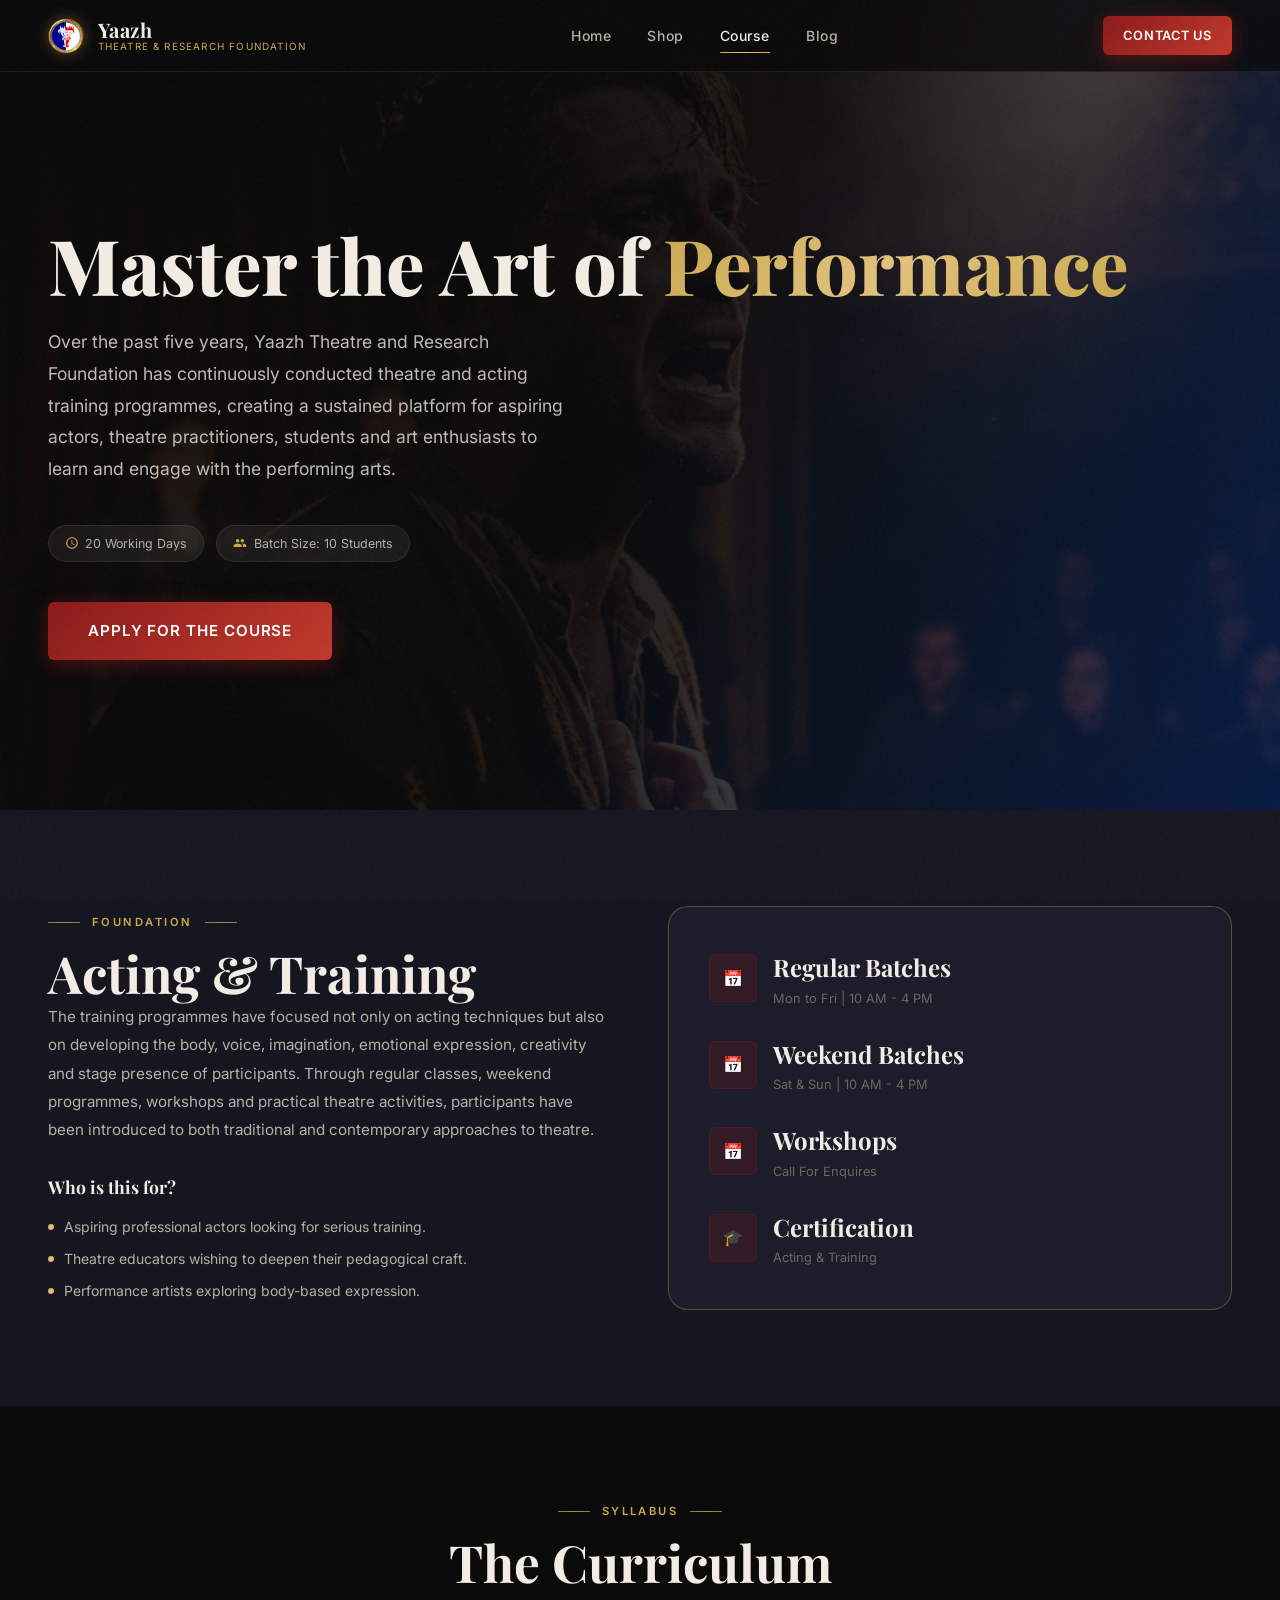
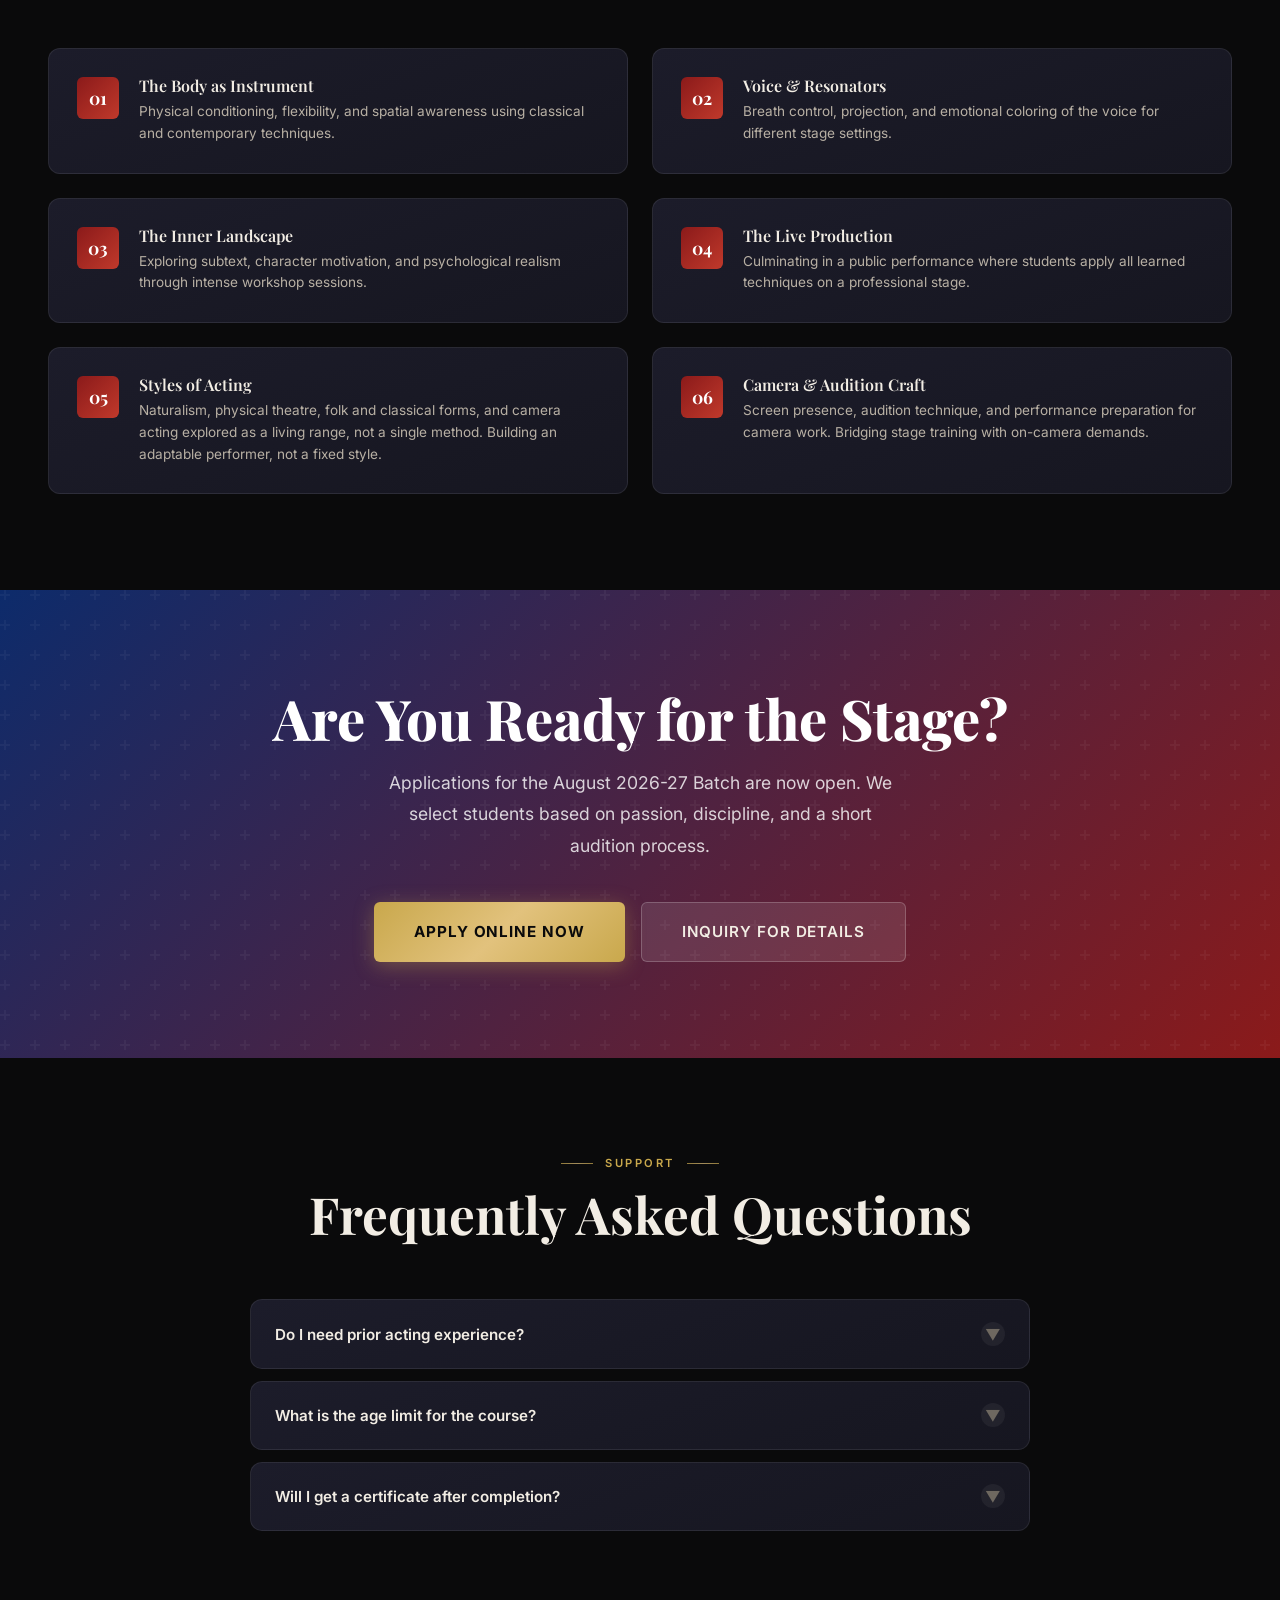
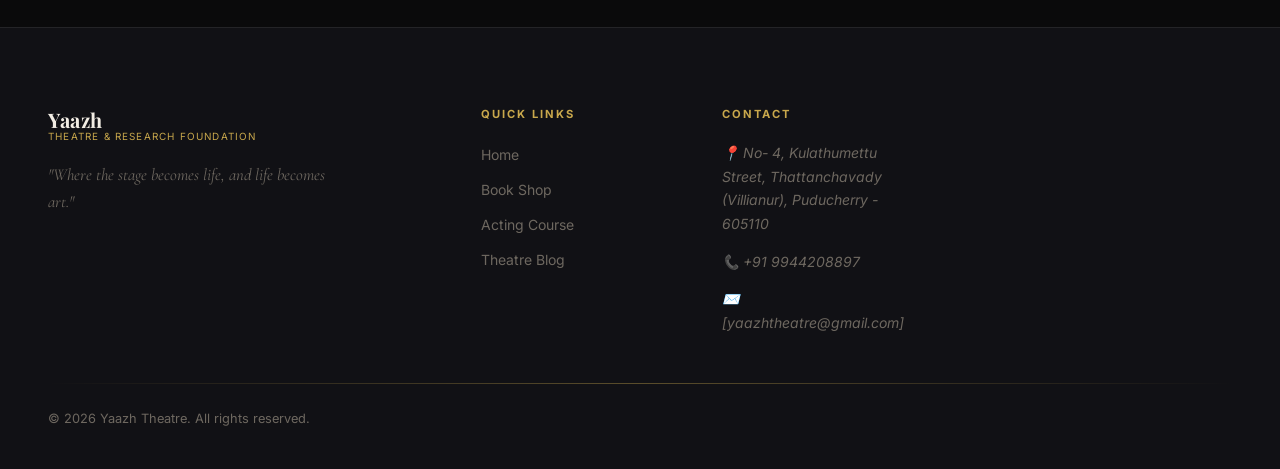
<file: pages/course.html>
<!DOCTYPE html>
<html lang="en">

<head>
  <meta charset="UTF-8">
  <meta name="viewport" content="width=device-width, initial-scale=1.0">
  <title>Professional Acting Course | Yaazh Theatre Academy</title>
  <meta name="description"
    content="Enroll in our professional acting program. A research-backed curriculum focusing on voice, movement, and dramatic expression.">

  <!-- Favicon -->
  <link rel="icon" type="image/png" href="../assets/images/favicon.png">
  <link rel="shortcut icon" href="../favicon.ico">
  <link rel="apple-touch-icon" href="../assets/images/favicon.png">

  <!-- Core Styles -->
  <link rel="stylesheet" href="../styles/main.css">
  <link rel="stylesheet" href="../styles/header.css">
  <link rel="stylesheet" href="../styles/footer.css">
  <link rel="stylesheet" href="../styles/pages.css">
</head>

<body data-page="course" class="noise-overlay page-fade">

  <!-- ============================================================
       HEADER
       ============================================================ -->
  <header id="site-header" class="site-header" role="banner">
    <div class="header-inner container">
      <a href="../index.html" class="logo" aria-label="Yaazh Theatre Home">
        <div class="logo-icon" aria-hidden="true">
          <img src="../assets/images/Yaazh_Logo.png" alt="Yaazh Logo" width="36" height="36"
            style="object-fit: contain;">
        </div>
        <div class="logo-text">
          <span class="logo-name">Yaazh</span>
          <span class="logo-sub">Theatre &amp; Research Foundation</span>
        </div>
      </a>

      <nav class="primary-nav" id="primary-nav">
        <ul class="nav-list">
          <li><a href="../index.html" class="nav-link" data-page="home">Home</a></li>
          <li><a href="shop.html" class="nav-link" data-page="shop">Shop</a></li>
          <li><a href="course.html" class="nav-link active" data-page="course">Course</a></li>
          <li><a href="blog.html" class="nav-link" data-page="blog">Blog</a></li>
        </ul>
      </nav>

      <div class="header-actions">
        <a href="#contact" class="btn btn-primary btn-contact">Contact Us</a>
        <button class="hamburger" id="hamburger-btn" aria-label="Menu"><span class="ham-bar"></span><span
            class="ham-bar"></span><span class="ham-bar"></span></button>
      </div>
    </div>

    <!-- Mobile Drawer -->
    <div class="mobile-drawer" id="mobile-drawer" aria-hidden="true">
      <nav aria-label="Mobile navigation">
        <ul class="mobile-nav-list">
          <li><a href="../index.html" class="mobile-nav-link">Home</a></li>
          <li><a href="shop.html" class="mobile-nav-link">Shop</a></li>
          <li><a href="course.html" class="mobile-nav-link active">Course</a></li>
          <li><a href="blog.html" class="mobile-nav-link">Blog</a></li>
        </ul>
      </nav>
    </div>
  </header>

  <main>
    <!-- ============================================================
         COURSE HERO
         ============================================================ -->
    <section class="course-hero">
      <div class="course-hero-bg">
        <img src="../assets/images/course-hero.png" alt="Actor in performance">
      </div>
      <div class="course-hero-overlay"></div>
      <div class="container">
        <h1 class="course-hero-title">Master the Art of <span>Performance</span></h1>
        <p class="course-hero-subtitle">Over the past five years, Yaazh Theatre and Research Foundation has continuously
          conducted theatre and acting training programmes, creating a sustained platform for aspiring actors, theatre
          practitioners, students and art enthusiasts to learn and engage with the performing arts.</p>

        <div class="course-hero-badges">
          <div class="course-badge">
            <svg width="14" height="14" fill="currentColor" viewBox="0 0 24 24">
              <path
                d="M12 2C6.48 2 2 6.48 2 12s4.48 10 10 10 10-4.48 10-10S17.52 2 12 2zm0 18c-4.41 0-8-3.59-8-8s3.59-8 8-8 8 3.59 8 8-3.59 8-8 8zm.5-13H11v6l5.25 3.15.75-1.23-4.5-2.67z" />
            </svg>
            20 Working Days
          </div>
          <div class="course-badge">
            <svg width="14" height="14" fill="currentColor" viewBox="0 0 24 24">
              <path
                d="M16 11c1.66 0 2.99-1.34 2.99-3S17.66 5 16 5s-3 1.34-3 3 1.34 3 3 3zm-8 0c1.66 0 2.99-1.34 2.99-3S9.66 5 8 5 5 6.34 5 8s1.34 3 3 3zm0 2c-2.33 0-7 1.17-7 3.5V19h14v-2.5c0-2.33-4.67-3.5-7-3.5zm8 0c-.29 0-.62.02-.97.05 1.16.84 1.97 1.97 1.97 3.45V19h6v-2.5c0-2.33-4.67-3.5-7-3.5z" />
            </svg>
            Batch Size: 10 Students
          </div>
        </div>

        <div style="margin-top: 2.5rem;">
          <a href="https://forms.gle/TiehWSm5KMDvd6zz7" target="_blank" rel="noopener noreferrer" class="btn btn-primary btn-lg">Apply for the Course</a>
        </div>
      </div>
    </section>

    <!-- ============================================================
         OVERVIEW
         ============================================================ -->
    <section class="py-section course-overview-section">
      <div class="container">
        <div class="overview-grid">
          <div class="overview-text reveal">
            <span class="section-label">Foundation</span>
            <h2 class="section-title">Acting & Training</h2>
            <p>The training programmes have focused not only on acting techniques but also on developing the body,
              voice, imagination, emotional expression, creativity and stage presence of participants. Through regular
              classes, weekend programmes, workshops and practical theatre activities, participants have been introduced
              to both traditional and contemporary approaches to theatre.</p>

            <div class="who-its-for">
              <h4>Who is this for?</h4>
              <ul class="who-list">
                <li class="who-item">Aspiring professional actors looking for serious training.</li>
                <li class="who-item">Theatre educators wishing to deepen their pedagogical craft.</li>
                <li class="who-item">Performance artists exploring body-based expression.</li>
              </ul>
            </div>
          </div>

          <div class="overview-stats-panel reveal delay-1">
            <div class="overview-stat-item">
              <div class="overview-stat-icon">📅</div>
              <div>
                <div class="overview-stat-val">Regular Batches</div>
                <div class="overview-stat-lbl">Mon to Fri | 10 AM - 4 PM</div>
              </div>
            </div>
            <div class="overview-stat-item">
              <div class="overview-stat-icon">📅</div>
              <div>
                <div class="overview-stat-val">Weekend Batches</div>
                <div class="overview-stat-lbl">Sat & Sun | 10 AM - 4 PM</div>
              </div>
            </div>
            <div class="overview-stat-item">
              <div class="overview-stat-icon">📅</div>
              <div>
                <div class="overview-stat-val">Workshops</div>
                <div class="overview-stat-lbl">Call For Enquires</div>
              </div>
            </div>
            <div class="overview-stat-item">
              <div class="overview-stat-icon">🎓</div>
              <div>
                <div class="overview-stat-val">Certification</div>
                <div class="overview-stat-lbl">Acting & Training</div>
              </div>
            </div>
          </div>
        </div>
      </div>
    </section>

    <!-- ============================================================
         PROGRAM STRUCTURE
         ============================================================ -->
    <section class="py-section curriculum-section">
      <div class="container">
        <div class="section-header centered">
          <span class="section-label">Syllabus</span>
          <h2 class="section-title">The Curriculum</h2>
        </div>

        <div class="grid-2" style="gap: 1.5rem;">
          <div class="module-card reveal">
            <div class="module-num">01</div>
            <div>
              <h3 class="module-title">The Body as Instrument</h3>
              <p class="module-desc">Physical conditioning, flexibility, and spatial awareness using classical and
                contemporary techniques.</p>
            </div>
          </div>
          <div class="module-card reveal delay-1">
            <div class="module-num">02</div>
            <div>
              <h3 class="module-title">Voice & Resonators</h3>
              <p class="module-desc">Breath control, projection, and emotional coloring of the voice for different stage
                settings.</p>
            </div>
          </div>
          <div class="module-card reveal">
            <div class="module-num">03</div>
            <div>
              <h3 class="module-title">The Inner Landscape</h3>
              <p class="module-desc">Exploring subtext, character motivation, and psychological realism through intense
                workshop sessions.</p>
            </div>
          </div>
          <div class="module-card reveal delay-1">
            <div class="module-num">04</div>
            <div>
              <h3 class="module-title">The Live Production</h3>
              <p class="module-desc">Culminating in a public performance where students apply all learned techniques on
                a professional stage.</p>
            </div>
          </div>
          <div class="module-card reveal delay-1">
            <div class="module-num">05</div>
            <div>
              <h3 class="module-title">Styles of Acting</h3>
              <p class="module-desc">Naturalism, physical theatre, folk and classical forms, and camera acting
                explored as a living range, not a single method. Building an adaptable performer, not a fixed style.</p>
            </div>
          </div>
          <div class="module-card reveal delay-1">
            <div class="module-num">06</div>
            <div>
              <h3 class="module-title">Camera & Audition Craft</h3>
              <p class="module-desc">Screen presence, audition technique, and performance preparation for camera work.
                Bridging stage training with on-camera demands.</p>
            </div>
          </div>
        </div>
      </div>
    </section>

    <!-- ============================================================
         JOIN CTA
         ============================================================ -->
    <section class="join-cta-section" id="join">
      <div class="container">
        <h2 class="join-cta-title">Are You Ready for the Stage?</h2>
        <p class="join-cta-subtitle">Applications for the August 2026-27 Batch are now open. We select students based on
          passion, discipline, and a short audition process.</p>
        <div class="join-cta-actions">
          <a href="https://forms.gle/TiehWSm5KMDvd6zz7" target="_blank" rel="noopener noreferrer" class="btn btn-gold btn-lg">Apply Online Now</a>
          <a href="https://forms.gle/TiehWSm5KMDvd6zz7" target="_blank" rel="noopener noreferrer" class="btn btn-secondary btn-lg"
            style="background:rgba(255,255,255,0.1); border-color:rgba(255,255,255,0.2);">Inquiry for Details</a>
        </div>
      </div>
    </section>

    <!-- ============================================================
         FAQ
         ============================================================ -->
    <section class="py-section faq-section">
      <div class="container">
        <div class="section-header centered">
          <span class="section-label">Support</span>
          <h2 class="section-title">Frequently Asked Questions</h2>
        </div>

        <div class="faq-list">
          <div class="faq-item reveal">
            <button class="faq-question" aria-expanded="false">
              Do I need prior acting experience?
              <span class="faq-chevron">▼</span>
            </button>
            <div class="faq-answer">
              <div class="faq-answer-inner">
                No, our foundation module is designed to build skills from the ground up. We look for potential and
                commitment rather than previous training.
              </div>
            </div>
          </div>

          <div class="faq-item reveal delay-1">
            <button class="faq-question" aria-expanded="false">
              What is the age limit for the course?
              <span class="faq-chevron">▼</span>
            </button>
            <div class="faq-answer">
              <div class="faq-answer-inner">
                Our main diploma program is open to anyone above 15 years of age. We have had students from 18 to 60+ as
                theatre is a lifelong journey.
              </div>
            </div>
          </div>

          <div class="faq-item reveal delay-2">
            <button class="faq-question" aria-expanded="false">
              Will I get a certificate after completion?
              <span class="faq-chevron">▼</span>
            </button>
            <div class="faq-answer">
              <div class="faq-answer-inner">
                Yes, all students who successfully complete the modules and the final production receive a Professional
                Acting from Yaazh Theatre & Research Foundation.
              </div>
            </div>
          </div>
        </div>
      </div>
    </section>
  </main>

  <footer class="site-footer" id="contact" role="contentinfo">
    <div class="container">
      <div class="footer-top">
        <div class="footer-brand">
          <a href="../index.html" class="logo footer-logo">
            <div class="logo-text">
              <span class="logo-name">Yaazh</span>
              <span class="logo-sub">Theatre &amp; Research Foundation</span>
            </div>
          </a>
          <p class="footer-tagline font-literary">"Where the stage becomes life, and life becomes art."</p>
        </div>
        <div class="footer-col">
          <h3 class="footer-col-title">Quick Links</h3>
          <ul class="footer-links">
            <li><a href="../index.html" class="footer-link">Home</a></li>
            <li><a href="shop.html" class="footer-link">Book Shop</a></li>
            <li><a href="course.html" class="footer-link">Acting Course</a></li>
            <li><a href="blog.html" class="footer-link">Theatre Blog</a></li>
          </ul>
        </div>
        <div class="footer-col">
          <h3 class="footer-col-title">Contact</h3>
          <address class="footer-contact">
            <div class="contact-item">📍 No- 4, Kulathumettu Street,
              Thattanchavady (Villianur), Puducherry - 605110</div>
            <div class="contact-item">📞 +91 9944208897</div>
            <div class="contact-item">✉️ [yaazhtheatre@gmail.com]</div>
          </address>
        </div>
      </div>
      <hr class="gold-rule footer-rule">
      <div class="footer-bottom">
        <p class="footer-copy">&copy; <span id="footer-year">2026</span> Yaazh Theatre. All rights reserved.</p>
      </div>
    </div>
  </footer>

  <script src="../scripts/main.js"></script>
</body>

</html>
</file>
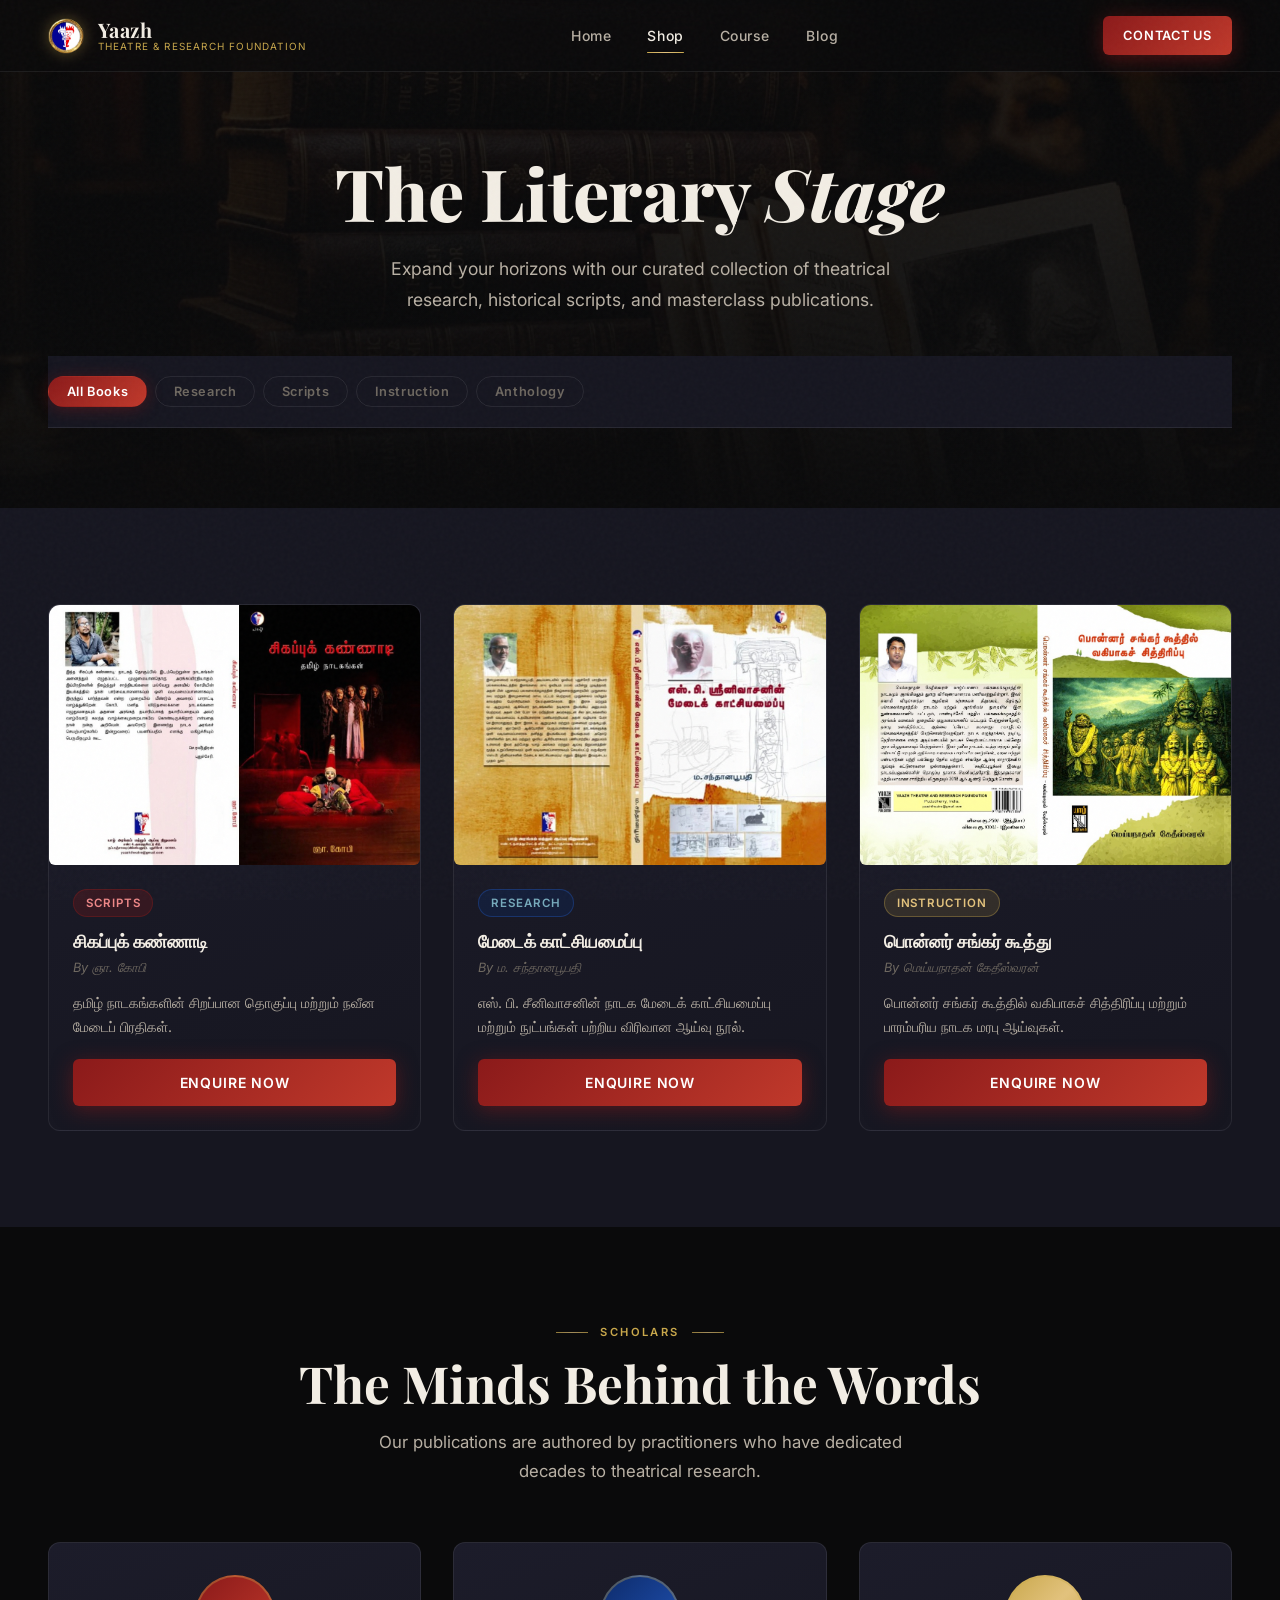
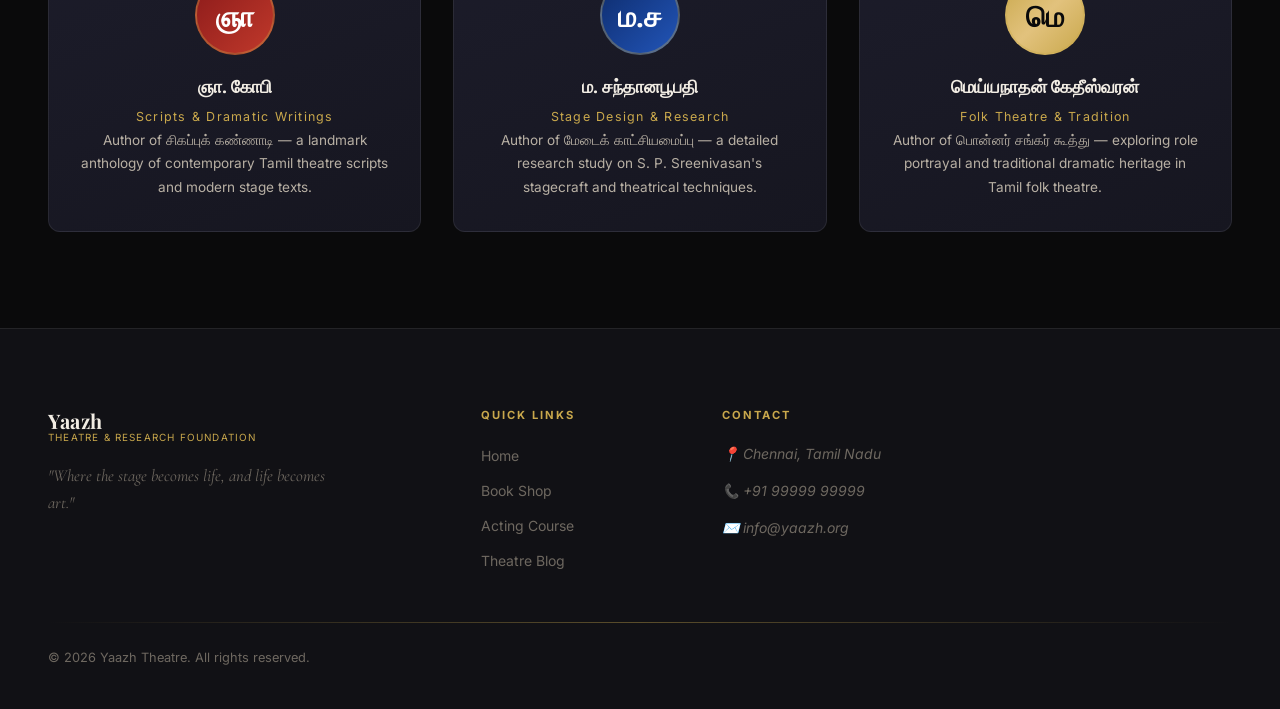
<file: pages/shop.html>
<!DOCTYPE html>
<html lang="en">
<head>
  <meta charset="UTF-8">
  <meta name="viewport" content="width=device-width, initial-scale=1.0">
  <title>The Book Shop | Yaazh Theatre & Research Foundation</title>
  <meta name="description" content="Explore our curated collection of theatre books, research papers, and scripts focused on dramatic arts and performance studies.">

  <!-- Favicon -->
  <link rel="icon" type="image/png" href="../assets/images/favicon.png">
  <link rel="shortcut icon" href="../favicon.ico">
  <link rel="apple-touch-icon" href="../assets/images/favicon.png">

  <!-- Core Styles -->
  <link rel="stylesheet" href="../styles/main.css">
  <link rel="stylesheet" href="../styles/header.css">
  <link rel="stylesheet" href="../styles/footer.css">
  <link rel="stylesheet" href="../styles/pages.css">
</head>
<body data-page="shop" class="noise-overlay page-fade">

  <!-- ============================================================
       HEADER
       ============================================================ -->
  <header id="site-header" class="site-header" role="banner">
    <div class="header-inner container">
      <a href="../index.html" class="logo" aria-label="Yaazh Theatre Home">
        <div class="logo-icon" aria-hidden="true">
          <img src="../assets/images/Yaazh_Logo.png" alt="Yaazh Logo" width="36" height="36" style="object-fit: contain;">
        </div>
        <div class="logo-text">
          <span class="logo-name">Yaazh</span>
          <span class="logo-sub">Theatre &amp; Research Foundation</span>
        </div>
      </a>

      <nav class="primary-nav" id="primary-nav">
        <ul class="nav-list">
          <li><a href="../index.html" class="nav-link" data-page="home">Home</a></li>
          <li><a href="shop.html" class="nav-link active" data-page="shop">Shop</a></li>
          <li><a href="course.html" class="nav-link" data-page="course">Course</a></li>
          <li><a href="blog.html" class="nav-link" data-page="blog">Blog</a></li>
        </ul>
      </nav>

      <div class="header-actions">
        <a href="#contact" class="btn btn-primary btn-contact">Contact Us</a>
        <button class="hamburger" id="hamburger-btn" aria-label="Menu"><span class="ham-bar"></span><span class="ham-bar"></span><span class="ham-bar"></span></button>
      </div>
    </div>
    
    <!-- Mobile Drawer -->
    <div class="mobile-drawer" id="mobile-drawer" aria-hidden="true">
      <nav aria-label="Mobile navigation">
        <ul class="mobile-nav-list">
          <li><a href="../index.html" class="mobile-nav-link">Home</a></li>
          <li><a href="shop.html" class="mobile-nav-link active">Shop</a></li>
          <li><a href="course.html" class="mobile-nav-link">Course</a></li>
          <li><a href="blog.html" class="mobile-nav-link">Blog</a></li>
        </ul>
      </nav>
    </div>
  </header>

  <main>
    <!-- ============================================================
         SHOP HERO
         ============================================================ -->
    <section class="shop-hero">
      <div class="shop-hero-bg">
        <img src="../assets/images/books-hero.png" alt="Theatre Books Collection">
      </div>
      <div class="shop-hero-overlay"></div>
      <div class="container">
        <h1 class="shop-hero-title">The Literary <em>Stage</em></h1>
        <p class="shop-hero-subtitle">Expand your horizons with our curated collection of theatrical research, historical scripts, and masterclass publications.</p>
        
        <!-- Filter Tabs -->
        <div class="filter-tabs-wrap">
          <div class="filter-tabs">
            <button class="filter-tab active" data-filter="all">All Books</button>
            <button class="filter-tab" data-filter="research">Research</button>
            <button class="filter-tab" data-filter="scripts">Scripts</button>
            <button class="filter-tab" data-filter="instruction">Instruction</button>
            <button class="filter-tab" data-filter="anthology">Anthology</button>
          </div>
        </div>
      </div>
    </section>

    <!-- ============================================================
         BOOKS GRID
         ============================================================ -->
    <section class="shop-books-section py-section">
      <div class="container">
        <div class="grid-3">
          <!-- Book 1 -->
          <div class="shop-book-card reveal" data-category="scripts">
            <div class="shop-book-cover">
              <img src="../assets/images/book1.jpg" alt="சிகப்புக் கண்ணாடி - தமிழ் நாடகங்கள்" loading="lazy" style="width:100%;height:100%;object-fit:cover;border-radius:var(--radius-sm);">
            </div>
            <div class="shop-book-info">
              <span class="badge badge-red" style="align-self: flex-start; margin-bottom: 0.75rem;">Scripts</span>
              <h3 class="shop-book-title">சிகப்புக் கண்ணாடி</h3>
              <p class="shop-book-author">By ஞா. கோபி</p>
              <p class="shop-book-desc">தமிழ் நாடகங்களின் சிறப்பான தொகுப்பு மற்றும் நவீன மேடைப் பிரதிகள்.</p>
              <div class="shop-book-footer">
                <a href="#contact" class="btn btn-primary" style="width:100%;justify-content:center;">Enquire Now</a>
              </div>
            </div>
          </div>

          <!-- Book 2 -->
          <div class="shop-book-card reveal delay-1" data-category="research">
            <div class="shop-book-cover">
              <img src="../assets/images/book2.jpg" alt="எஸ். பி. சீனிவாசனின் மேடைக் காட்சியமைப்பு" loading="lazy" style="width:100%;height:100%;object-fit:cover;border-radius:var(--radius-sm);">
            </div>
            <div class="shop-book-info">
              <span class="badge badge-blue" style="align-self: flex-start; margin-bottom: 0.75rem;">Research</span>
              <h3 class="shop-book-title">மேடைக் காட்சியமைப்பு</h3>
              <p class="shop-book-author">By ம. சந்தானபூபதி</p>
              <p class="shop-book-desc">எஸ். பி. சீனிவாசனின் நாடக மேடைக் காட்சியமைப்பு மற்றும் நுட்பங்கள் பற்றிய விரிவான ஆய்வு நூல்.</p>
              <div class="shop-book-footer">
                <a href="#contact" class="btn btn-primary" style="width:100%;justify-content:center;">Enquire Now</a>
              </div>
            </div>
          </div>

          <!-- Book 3 -->
          <div class="shop-book-card reveal delay-2" data-category="instruction">
            <div class="shop-book-cover">
              <img src="../assets/images/book3.jpg" alt="பொன்னர் சங்கர் கூத்தில் வகிபாகச் சித்திரிப்பு" loading="lazy" style="width:100%;height:100%;object-fit:cover;border-radius:var(--radius-sm);">
            </div>
            <div class="shop-book-info">
              <span class="badge badge-gold" style="align-self: flex-start; margin-bottom: 0.75rem;">Instruction</span>
              <h3 class="shop-book-title">பொன்னர் சங்கர் கூத்து</h3>
              <p class="shop-book-author">By மெய்யநாதன் கேதீஸ்வரன்</p>
              <p class="shop-book-desc">பொன்னர் சங்கர் கூத்தில் வகிபாகச் சித்திரிப்பு மற்றும் பாரம்பரிய நாடக மரபு ஆய்வுகள்.</p>
              <div class="shop-book-footer">
                <a href="#contact" class="btn btn-primary" style="width:100%;justify-content:center;">Enquire Now</a>
              </div>
            </div>
          </div>
        </div>
      </div>
    </section>

    <!-- ============================================================
         AUTHORS SECTION
         ============================================================ -->
    <section class="py-section authors-section">
      <div class="container">
        <div class="section-header centered">
          <span class="section-label">Scholars</span>
          <h2 class="section-title">The Minds Behind the Words</h2>
          <p class="section-subtitle">Our publications are authored by practitioners who have dedicated decades to theatrical research.</p>
        </div>

        <div class="grid-3">
          <div class="author-card reveal">
            <div class="author-avatar" style="background: var(--grad-red);">ஞா</div>
            <h3 class="author-name">ஞா. கோபி</h3>
            <span class="author-specialty">Scripts & Dramatic Writings</span>
            <p class="author-bio">Author of சிகப்புக் கண்ணாடி — a landmark anthology of contemporary Tamil theatre scripts and modern stage texts.</p>
          </div>
          <div class="author-card reveal delay-1">
            <div class="author-avatar" style="background: var(--grad-blue);">ம.ச</div>
            <h3 class="author-name">ம. சந்தானபூபதி</h3>
            <span class="author-specialty">Stage Design & Research</span>
            <p class="author-bio">Author of மேடைக் காட்சியமைப்பு — a detailed research study on S. P. Sreenivasan's stagecraft and theatrical techniques.</p>
          </div>
          <div class="author-card reveal delay-2">
            <div class="author-avatar" style="background: var(--grad-gold); color: var(--black-stage);">மெ</div>
            <h3 class="author-name">மெய்யநாதன் கேதீஸ்வரன்</h3>
            <span class="author-specialty">Folk Theatre & Tradition</span>
            <p class="author-bio">Author of பொன்னர் சங்கர் கூத்து — exploring role portrayal and traditional dramatic heritage in Tamil folk theatre.</p>
          </div>
        </div>
      </div>
    </section>
  </main>

  <footer class="site-footer" id="contact" role="contentinfo">
    <div class="container">
      <div class="footer-top">
        <div class="footer-brand">
          <a href="../index.html" class="logo footer-logo">
            <div class="logo-text">
              <span class="logo-name">Yaazh</span>
              <span class="logo-sub">Theatre &amp; Research Foundation</span>
            </div>
          </a>
          <p class="footer-tagline font-literary">"Where the stage becomes life, and life becomes art."</p>
        </div>
        <div class="footer-col">
          <h3 class="footer-col-title">Quick Links</h3>
          <ul class="footer-links">
            <li><a href="../index.html" class="footer-link">Home</a></li>
            <li><a href="shop.html" class="footer-link">Book Shop</a></li>
            <li><a href="course.html" class="footer-link">Acting Course</a></li>
            <li><a href="blog.html" class="footer-link">Theatre Blog</a></li>
          </ul>
        </div>
        <div class="footer-col">
          <h3 class="footer-col-title">Contact</h3>
          <address class="footer-contact">
            <div class="contact-item">📍 Chennai, Tamil Nadu</div>
            <div class="contact-item">📞 +91 99999 99999</div>
            <div class="contact-item">✉️ info@yaazh.org</div>
          </address>
        </div>
      </div>
      <hr class="gold-rule footer-rule">
      <div class="footer-bottom">
        <p class="footer-copy">&copy; <span id="footer-year">2026</span> Yaazh Theatre. All rights reserved.</p>
      </div>
    </div>
  </footer>

  <script src="../scripts/main.js"></script>
</body>
</html>
</file>
<file: styles/main.css>
/* ============================================================
   YAAZH THEATRE & RESEARCH FOUNDATION — Main Stylesheet
   Design: Cinematic Theatre Aesthetic
   Colors: Deep Red, Royal Blue, Gold, Silver
   ============================================================ */

@import url('https://fonts.googleapis.com/css2?family=Playfair+Display:ital,wght@0,400;0,600;0,700;0,800;1,400;1,600&family=Inter:wght@300;400;500;600;700&family=Cormorant+Garamond:ital,wght@0,400;0,600;1,400;1,600&display=swap');

/* ── CSS Custom Properties (Design Tokens) ── */
:root {
  /* Core Palette */
  --red-deep:       #8B1A1A;
  --red-mid:        #A52020;
  --red-bright:     #C0392B;
  --blue-royal:     #0D2B6B;
  --blue-mid:       #1A3D8F;
  --blue-light:     #2255B8;

  /* Accent Metals */
  --gold:           #C9A84C;
  --gold-light:     #E2C27D;
  --gold-glow:      rgba(201,168,76,0.25);
  --silver:         #A8B2BE;
  --silver-light:   #D4DCE6;

  /* Neutrals */
  --black-stage:    #0A0A0B;
  --black-soft:     #111115;
  --dark-surface:   #161620;
  --card-bg:        #1C1C2A;
  --border-subtle:  rgba(255,255,255,0.08);
  --border-gold:    rgba(201,168,76,0.35);
  --text-primary:   #F2EDE4;
  --text-secondary: #B8B0A4;
  --text-muted:     #6E6860;

  /* Gradients */
  --grad-hero:      linear-gradient(135deg, rgba(10,10,11,0.92) 0%, rgba(13,43,107,0.55) 50%, rgba(139,26,26,0.70) 100%);
  --grad-red:       linear-gradient(135deg, #8B1A1A 0%, #C0392B 100%);
  --grad-blue:      linear-gradient(135deg, #0D2B6B 0%, #2255B8 100%);
  --grad-gold:      linear-gradient(135deg, #C9A84C 0%, #E2C27D 50%, #C9A84C 100%);
  --grad-card:      linear-gradient(160deg, #1C1C2A 0%, #161620 100%);
  --grad-section:   linear-gradient(180deg, #0A0A0B 0%, #111115 100%);

  /* Spacing & Sizing */
  --header-h:       72px;
  --section-pad:    6rem;
  --radius-sm:      6px;
  --radius-md:      12px;
  --radius-lg:      20px;

  /* Transitions */
  --ease-smooth:    cubic-bezier(0.4, 0, 0.2, 1);
  --ease-bounce:    cubic-bezier(0.34, 1.56, 0.64, 1);
  --dur-fast:       200ms;
  --dur-normal:     350ms;
  --dur-slow:       600ms;

  /* Shadows */
  --shadow-card:    0 8px 32px rgba(0,0,0,0.45);
  --shadow-gold:    0 0 24px rgba(201,168,76,0.3);
  --shadow-red:     0 0 24px rgba(192,57,43,0.4);
  --shadow-hover:   0 20px 60px rgba(0,0,0,0.6);
}

/* ── Reset & Base ── */
*, *::before, *::after { box-sizing: border-box; margin: 0; padding: 0; }

html {
  scroll-behavior: smooth;
  font-size: 16px;
  -webkit-font-smoothing: antialiased;
  -moz-osx-font-smoothing: grayscale;
}

body {
  font-family: 'Inter', sans-serif;
  background-color: var(--black-stage);
  color: var(--text-primary);
  line-height: 1.7;
  overflow-x: hidden;
}

img { max-width: 100%; height: auto; display: block; }
a { text-decoration: none; color: inherit; }
ul { list-style: none; }
button { cursor: pointer; border: none; background: none; font-family: inherit; }

/* ── Typography ── */
.font-display  { font-family: 'Playfair Display', serif; }
.font-literary { font-family: 'Cormorant Garamond', serif; }

h1, h2, h3, .heading { font-family: 'Playfair Display', serif; font-weight: 700; line-height: 1.15; }

.section-label {
  font-family: 'Inter', sans-serif;
  font-size: 0.7rem;
  font-weight: 600;
  letter-spacing: 0.22em;
  text-transform: uppercase;
  color: var(--gold);
  display: flex;
  align-items: center;
  gap: 0.75rem;
}
.section-label::before, .section-label::after {
  content: '';
  display: block;
  height: 1px;
  width: 32px;
  background: var(--grad-gold);
  opacity: 0.7;
}

.section-title {
  font-family: 'Playfair Display', serif;
  font-size: clamp(2rem, 4vw, 3.2rem);
  font-weight: 700;
  color: var(--text-primary);
  margin-top: 0.75rem;
}

.section-subtitle {
  font-family: 'Inter', sans-serif;
  font-size: 1.05rem;
  color: var(--text-secondary);
  max-width: 580px;
  margin-top: 0.9rem;
  line-height: 1.75;
}

.section-header { margin-bottom: 3.5rem; }
.section-header.centered { text-align: center; }
.section-header.centered .section-label { justify-content: center; }
.section-header.centered .section-subtitle { margin-left: auto; margin-right: auto; }

/* ── Layout Helpers ── */
.container {
  width: 100%;
  max-width: 1280px;
  margin: 0 auto;
  padding: 0 1.5rem;
}

@media (min-width: 768px) { .container { padding: 0 2.5rem; } }
@media (min-width: 1280px) { .container { padding: 0 3rem; } }

section.py-section { padding: var(--section-pad) 0; }

/* ── Gold Divider ── */
.gold-divider {
  width: 60px; height: 3px;
  background: var(--grad-gold);
  border-radius: 2px;
  margin: 1.25rem 0;
}
.gold-divider.centered { margin-left: auto; margin-right: auto; }

/* ── Buttons ── */
.btn {
  display: inline-flex;
  align-items: center;
  gap: 0.5rem;
  padding: 0.75rem 1.75rem;
  border-radius: var(--radius-sm);
  font-family: 'Inter', sans-serif;
  font-size: 0.875rem;
  font-weight: 600;
  letter-spacing: 0.06em;
  text-transform: uppercase;
  transition: all var(--dur-normal) var(--ease-smooth);
  position: relative;
  overflow: hidden;
}

.btn::after {
  content: '';
  position: absolute;
  inset: 0;
  background: rgba(255,255,255,0.06);
  opacity: 0;
  transition: opacity var(--dur-fast) var(--ease-smooth);
}
.btn:hover::after { opacity: 1; }

.btn-primary {
  background: var(--grad-red);
  color: #fff;
  box-shadow: 0 4px 20px rgba(139,26,26,0.5);
}
.btn-primary:hover {
  transform: translateY(-2px);
  box-shadow: var(--shadow-red), 0 8px 30px rgba(139,26,26,0.5);
}

.btn-secondary {
  background: transparent;
  color: var(--text-primary);
  border: 1px solid var(--border-gold);
  box-shadow: inset 0 0 0 0 var(--gold);
}
.btn-secondary:hover {
  border-color: var(--gold);
  color: var(--gold);
  transform: translateY(-2px);
  box-shadow: var(--shadow-gold);
}

.btn-blue {
  background: var(--grad-blue);
  color: #fff;
  box-shadow: 0 4px 20px rgba(13,43,107,0.5);
}
.btn-blue:hover {
  transform: translateY(-2px);
  box-shadow: 0 0 28px rgba(34,85,184,0.5), 0 8px 30px rgba(13,43,107,0.5);
}

.btn-gold {
  background: var(--grad-gold);
  color: var(--black-stage);
  font-weight: 700;
  box-shadow: 0 4px 20px rgba(201,168,76,0.35);
}
.btn-gold:hover {
  transform: translateY(-2px);
  box-shadow: var(--shadow-gold);
}

.btn-lg {
  padding: 1rem 2.5rem;
  font-size: 0.95rem;
}

/* ── Cards — Base ── */
.card {
  background: var(--grad-card);
  border: 1px solid var(--border-subtle);
  border-radius: var(--radius-md);
  overflow: hidden;
  transition: transform var(--dur-normal) var(--ease-smooth),
              box-shadow var(--dur-normal) var(--ease-smooth),
              border-color var(--dur-normal) var(--ease-smooth);
}
.card:hover {
  transform: translateY(-6px);
  box-shadow: var(--shadow-hover);
  border-color: var(--border-gold);
}

/* ── Image Overlay Wrapper ── */
.img-overlay-wrap {
  position: relative;
  overflow: hidden;
}
.img-overlay-wrap img {
  width: 100%;
  height: 100%;
  object-fit: cover;
  transition: transform var(--dur-slow) var(--ease-smooth);
}
.card:hover .img-overlay-wrap img { transform: scale(1.06); }

.img-overlay-wrap::after {
  content: '';
  position: absolute;
  inset: 0;
  background: linear-gradient(to top, rgba(10,10,11,0.85) 0%, transparent 60%);
  pointer-events: none;
}

/* ── Scroll Reveal Animation ── */
.reveal {
  opacity: 0;
  transform: translateY(30px);
  transition: opacity var(--dur-slow) var(--ease-smooth),
              transform var(--dur-slow) var(--ease-smooth);
}
.reveal.reveal-left  { transform: translateX(-30px); }
.reveal.reveal-right { transform: translateX(30px); }
.reveal.visible {
  opacity: 1;
  transform: translate(0);
}

/* stagger delay helpers */
.delay-1 { transition-delay: 100ms; }
.delay-2 { transition-delay: 200ms; }
.delay-3 { transition-delay: 300ms; }
.delay-4 { transition-delay: 400ms; }
.delay-5 { transition-delay: 500ms; }
.delay-6 { transition-delay: 600ms; }

/* ── Scrollbar ── */
::-webkit-scrollbar { width: 6px; }
::-webkit-scrollbar-track { background: var(--black-soft); }
::-webkit-scrollbar-thumb { background: var(--red-deep); border-radius: 3px; }
::-webkit-scrollbar-thumb:hover { background: var(--red-mid); }

/* ── Selection ── */
::selection { background: rgba(139,26,26,0.5); color: var(--text-primary); }

/* ── Tag / Badge ── */
.badge {
  display: inline-block;
  padding: 0.2rem 0.75rem;
  border-radius: 100px;
  font-size: 0.72rem;
  font-weight: 600;
  letter-spacing: 0.08em;
  text-transform: uppercase;
}
.badge-red   { background: rgba(139,26,26,0.25); color: #E88; border: 1px solid rgba(139,26,26,0.4); }
.badge-blue  { background: rgba(13,43,107,0.3);  color: #7AB; border: 1px solid rgba(34,85,184,0.4); }
.badge-gold  { background: rgba(201,168,76,0.15); color: var(--gold-light); border: 1px solid var(--border-gold); }

/* ── Noise / Grain Overlay ── */
.noise-overlay::before {
  content: '';
  position: fixed;
  inset: 0;
  background-image: url("data:image/svg+xml,%3Csvg viewBox='0 0 256 256' xmlns='http://www.w3.org/2000/svg'%3E%3Cfilter id='n'%3E%3CfeTurbulence type='fractalNoise' baseFrequency='0.9' numOctaves='4' stitchTiles='stitch'/%3E%3C/filter%3E%3Crect width='100%25' height='100%25' filter='url(%23n)' opacity='1'/%3E%3C/svg%3E");
  opacity: 0.025;
  pointer-events: none;
  z-index: 9999;
}

/* ── Spotlight Decorative ── */
.spotlight {
  position: absolute;
  border-radius: 50%;
  background: radial-gradient(ellipse at center, rgba(201,168,76,0.12) 0%, transparent 70%);
  pointer-events: none;
}

/* ── Grid Layouts ── */
.grid-3 { display: grid; grid-template-columns: repeat(auto-fill, minmax(300px, 1fr)); gap: 2rem; }
.grid-4 { display: grid; grid-template-columns: repeat(auto-fill, minmax(260px, 1fr)); gap: 1.75rem; }
.grid-2 { display: grid; grid-template-columns: repeat(auto-fill, minmax(420px, 1fr)); gap: 2rem; }

@media (max-width: 640px) {
  .grid-3, .grid-4, .grid-2 { grid-template-columns: 1fr; }
}

/* ── Gold Accent Line ── */
.gold-rule {
  border: none;
  height: 1px;
  background: linear-gradient(to right, transparent, var(--gold), transparent);
  opacity: 0.4;
  margin: 0;
}

/* ── Page Transition ── */
.page-fade { animation: pageFade 0.4s var(--ease-smooth) forwards; }
@keyframes pageFade { from { opacity: 0; } to { opacity: 1; } }

/* ── Testimonial Quote ── */
.quote-mark {
  font-family: 'Playfair Display', serif;
  font-size: 5rem;
  line-height: 1;
  color: var(--gold);
  opacity: 0.3;
  display: block;
  margin-bottom: -1.5rem;
}

/* ── Star Rating ── */
.stars { color: var(--gold); letter-spacing: 0.1em; font-size: 0.9rem; }

/* ── Number Stat ── */
.stat-number {
  font-family: 'Playfair Display', serif;
  font-size: clamp(2.5rem, 5vw, 4rem);
  font-weight: 800;
  background: var(--grad-gold);
  -webkit-background-clip: text;
  -webkit-text-fill-color: transparent;
  background-clip: text;
  line-height: 1;
}
.stat-label { font-size: 0.85rem; color: var(--text-secondary); margin-top: 0.4rem; letter-spacing: 0.05em; }
</file>
<file: styles/header.css>
/* ============================================================
   HEADER STYLES
   ============================================================ */
.site-header {
  position: fixed;
  top: 0; left: 0; right: 0;
  z-index: 1000;
  height: var(--header-h);
  background: rgba(10, 10, 11, 0.82);
  backdrop-filter: blur(18px) saturate(160%);
  -webkit-backdrop-filter: blur(18px) saturate(160%);
  border-bottom: 1px solid var(--border-subtle);
  transition: background var(--dur-normal) var(--ease-smooth),
              box-shadow var(--dur-normal) var(--ease-smooth);
}
.site-header.scrolled {
  background: rgba(10, 10, 11, 0.96);
  box-shadow: 0 2px 40px rgba(0,0,0,0.5);
}

.header-inner {
  height: 100%;
  display: flex;
  align-items: center;
  justify-content: space-between;
  gap: 1rem;
}

/* Logo */
.logo {
  display: flex;
  align-items: center;
  gap: 0.85rem;
  flex-shrink: 0;
  transition: opacity var(--dur-fast);
}
.logo:hover { opacity: 0.85; }
.logo-icon { flex-shrink: 0; filter: drop-shadow(0 0 8px rgba(201,168,76,0.4)); }
.logo-text { display: flex; flex-direction: column; line-height: 1.15; }
.logo-name {
  font-family: 'Playfair Display', serif;
  font-size: 1.25rem;
  font-weight: 700;
  color: var(--text-primary);
  letter-spacing: 0.03em;
}
.logo-sub {
  font-size: 0.62rem;
  font-weight: 400;
  color: var(--gold);
  letter-spacing: 0.12em;
  text-transform: uppercase;
}

/* Desktop Nav */
.primary-nav { display: flex; align-items: center; }
.nav-list { display: flex; gap: 0.25rem; }
.nav-link {
  display: block;
  padding: 0.5rem 1rem;
  font-size: 0.875rem;
  font-weight: 500;
  color: var(--text-secondary);
  letter-spacing: 0.04em;
  border-radius: var(--radius-sm);
  position: relative;
  transition: color var(--dur-fast) var(--ease-smooth);
}
.nav-link::after {
  content: '';
  position: absolute;
  bottom: 2px; left: 50%; right: 50%;
  height: 1.5px;
  background: var(--grad-gold);
  border-radius: 1px;
  transition: left var(--dur-normal) var(--ease-smooth),
              right var(--dur-normal) var(--ease-smooth);
}
.nav-link:hover, .nav-link.active { color: var(--text-primary); }
.nav-link:hover::after, .nav-link.active::after { left: 1rem; right: 1rem; }

/* Header Actions */
.header-actions { display: flex; align-items: center; gap: 1rem; flex-shrink: 0; }
.btn-contact { padding: 0.55rem 1.25rem; font-size: 0.8rem; }

/* Hamburger */
.hamburger {
  display: none;
  flex-direction: column;
  gap: 5px;
  padding: 6px;
  border-radius: var(--radius-sm);
  transition: background var(--dur-fast);
}
.hamburger:hover { background: rgba(255,255,255,0.06); }
.ham-bar {
  display: block;
  width: 22px; height: 2px;
  background: var(--text-primary);
  border-radius: 1px;
  transition: transform var(--dur-normal) var(--ease-smooth),
              opacity var(--dur-normal) var(--ease-smooth);
  transform-origin: center;
}
.hamburger.open .ham-bar:nth-child(1) { transform: translateY(7px) rotate(45deg); }
.hamburger.open .ham-bar:nth-child(2) { opacity: 0; transform: scaleX(0); }
.hamburger.open .ham-bar:nth-child(3) { transform: translateY(-7px) rotate(-45deg); }

/* Mobile Drawer */
.mobile-drawer {
  position: fixed;
  top: var(--header-h); left: 0; right: 0;
  background: rgba(10,10,11,0.97);
  backdrop-filter: blur(20px);
  -webkit-backdrop-filter: blur(20px);
  padding: 1.5rem;
  border-bottom: 1px solid var(--border-gold);
  transform: translateY(-110%);
  opacity: 0;
  transition: transform var(--dur-normal) var(--ease-smooth),
              opacity var(--dur-normal) var(--ease-smooth);
  z-index: 999;
  pointer-events: none;
}
.mobile-drawer.open {
  transform: translateY(0);
  opacity: 1;
  pointer-events: auto;
}

.mobile-nav-list { display: flex; flex-direction: column; gap: 0.25rem; }
.mobile-nav-link {
  display: block;
  padding: 0.9rem 1rem;
  font-size: 1.05rem;
  font-weight: 500;
  color: var(--text-secondary);
  border-radius: var(--radius-sm);
  border-left: 2px solid transparent;
  transition: all var(--dur-fast) var(--ease-smooth);
}
.mobile-nav-link:hover { color: var(--text-primary); background: rgba(255,255,255,0.04); border-left-color: var(--gold); }
.mobile-cta { color: var(--gold) !important; font-weight: 600; }
.mobile-drawer-footer { margin-top: 2rem; padding-top: 1.25rem; border-top: 1px solid var(--border-subtle); }

/* Responsive breakpoints */
@media (max-width: 768px) {
  .primary-nav { display: none; }
  .btn-contact { display: none; }
  .hamburger { display: flex; }
}
@media (min-width: 769px) {
  .mobile-drawer { display: none; }
}
</file>
<file: styles/footer.css>
/* ============================================================
   FOOTER STYLES
   ============================================================ */
.site-footer {
  position: relative;
  background: var(--black-soft);
  border-top: 1px solid var(--border-subtle);
  padding-top: 5rem;
  overflow: hidden;
}

.footer-glow {
  position: absolute;
  top: -120px;
  left: 50%;
  transform: translateX(-50%);
  width: 600px;
  height: 250px;
  background: radial-gradient(ellipse at center,
    rgba(139,26,26,0.12) 0%,
    rgba(13,43,107,0.08) 50%,
    transparent 70%);
  pointer-events: none;
}

/* Footer Top Grid */
.footer-top {
  display: grid;
  grid-template-columns: 2fr 1fr 1fr 1.4fr;
  gap: 3rem;
  margin-bottom: 3rem;
}
@media (max-width: 1024px) { .footer-top { grid-template-columns: 1fr 1fr; } }
@media (max-width: 580px)  { .footer-top { grid-template-columns: 1fr; gap: 2rem; } }

/* Brand */
.footer-logo { margin-bottom: 1.25rem; }
.footer-tagline {
  font-family: 'Cormorant Garamond', serif;
  font-size: 1.05rem;
  font-style: italic;
  color: var(--text-muted);
  line-height: 1.6;
  margin-bottom: 1.5rem;
  max-width: 280px;
}

/* Social Icons */
.footer-social { display: flex; gap: 0.5rem; }
.social-link {
  display: flex;
  align-items: center;
  justify-content: center;
  width: 38px; height: 38px;
  border-radius: var(--radius-sm);
  background: rgba(255,255,255,0.04);
  border: 1px solid var(--border-subtle);
  color: var(--text-muted);
  transition: all var(--dur-fast) var(--ease-smooth);
}
.social-link:hover {
  background: rgba(201,168,76,0.1);
  border-color: var(--border-gold);
  color: var(--gold-light);
  transform: translateY(-2px);
}

/* Footer Columns */
.footer-col-title {
  font-family: 'Inter', sans-serif;
  font-size: 0.7rem;
  font-weight: 700;
  letter-spacing: 0.18em;
  text-transform: uppercase;
  color: var(--gold);
  margin-bottom: 1.25rem;
}

.footer-links { display: flex; flex-direction: column; gap: 0.5rem; }
.footer-link {
  font-size: 0.875rem;
  color: var(--text-muted);
  transition: color var(--dur-fast) var(--ease-smooth),
              padding-left var(--dur-fast) var(--ease-smooth);
  display: inline-block;
}
.footer-link:hover { color: var(--text-secondary); padding-left: 4px; }

/* Contact Items */
.footer-contact { display: flex; flex-direction: column; gap: 0.85rem; }
.contact-item {
  display: flex;
  align-items: flex-start;
  gap: 0.65rem;
  font-size: 0.875rem;
  color: var(--text-muted);
}
.contact-item svg { flex-shrink: 0; margin-top: 2px; color: var(--gold); }
.contact-item a { color: var(--text-muted); transition: color var(--dur-fast); }
.contact-item a:hover { color: var(--gold-light); }

/* Divider */
.footer-rule { margin: 0 0 1.5rem; }

/* Bottom Bar */
.footer-bottom {
  display: flex;
  align-items: center;
  justify-content: space-between;
  flex-wrap: wrap;
  gap: 1rem;
  padding-bottom: 2.5rem;
}
.footer-copy { font-size: 0.8rem; color: var(--text-muted); }
.footer-legal { display: flex; align-items: center; gap: 0.75rem; }
.footer-legal-link { font-size: 0.8rem; color: var(--text-muted); transition: color var(--dur-fast); }
.footer-legal-link:hover { color: var(--gold-light); }
.footer-legal-sep { color: var(--text-muted); font-size: 0.8rem; }
</file>
<file: styles/pages.css>
/* ============================================================
   SHOP PAGE STYLES
   ============================================================ */

/* ── Shop Hero ── */
.shop-hero {
  position: relative;
  padding: calc(var(--header-h) + 5rem) 0 5rem;
  background: var(--black-stage);
  overflow: hidden;
  text-align: center;
}
.shop-hero-bg {
  position: absolute;
  inset: 0;
  z-index: 0;
}
.shop-hero-bg img {
  width: 100%; height: 100%;
  object-fit: cover;
  opacity: 0.25;
}
.shop-hero-overlay {
  position: absolute;
  inset: 0;
  background: linear-gradient(to bottom, rgba(10,10,11,0.5) 0%, rgba(10,10,11,0.98) 100%);
}
.shop-hero .container { position: relative; z-index: 1; }
.shop-hero-title {
  font-family: 'Playfair Display', serif;
  font-size: clamp(2.5rem, 6vw, 4.5rem);
  font-weight: 800;
  color: var(--text-primary);
  line-height: 1.12;
  margin-bottom: 1.25rem;
}
.shop-hero-subtitle {
  font-size: 1.1rem;
  color: var(--text-secondary);
  max-width: 560px;
  margin: 0 auto 2.5rem;
  line-height: 1.8;
}

/* ── Filter Tabs ── */
.filter-tabs-wrap { background: var(--dark-surface); padding: 1.25rem 0; border-bottom: 1px solid var(--border-subtle); }
.filter-tabs {
  display: flex;
  gap: 0.5rem;
  flex-wrap: wrap;
  align-items: center;
}
.filter-tab {
  padding: 0.45rem 1.1rem;
  border-radius: 100px;
  font-size: 0.8rem;
  font-weight: 600;
  letter-spacing: 0.05em;
  color: var(--text-muted);
  background: transparent;
  border: 1px solid var(--border-subtle);
  cursor: pointer;
  transition: all var(--dur-fast) var(--ease-smooth);
}
.filter-tab:hover { color: var(--text-primary); border-color: rgba(255,255,255,0.2); }
.filter-tab.active {
  background: var(--grad-red);
  color: #fff;
  border-color: transparent;
  box-shadow: 0 2px 16px rgba(139,26,26,0.4);
}

/* ── Books Grid (Shop) ── */
.shop-books-section { background: var(--dark-surface); padding-top: 4rem; }

.shop-book-card {
  background: var(--grad-card);
  border: 1px solid var(--border-subtle);
  border-radius: var(--radius-md);
  overflow: hidden;
  display: flex;
  flex-direction: column;
  transition: transform var(--dur-normal) var(--ease-smooth),
              box-shadow var(--dur-normal) var(--ease-smooth),
              border-color var(--dur-normal) var(--ease-smooth);
}
.shop-book-card:hover {
  transform: translateY(-6px);
  box-shadow: var(--shadow-hover);
  border-color: var(--border-gold);
}

.shop-book-cover {
  height: 260px;
  position: relative;
  overflow: hidden;
  display: flex;
  align-items: center;
  justify-content: center;
}
.shop-book-cover img {
  width: 100%; height: 100%;
  object-fit: cover;
  transition: transform var(--dur-slow) var(--ease-smooth);
}
.shop-book-card:hover .shop-book-cover img { transform: scale(1.06); }

.shop-book-cover-css {
  width: 100%; height: 100%;
  display: flex;
  flex-direction: column;
  align-items: center;
  justify-content: center;
  padding: 1.5rem;
  text-align: center;
}

.shop-book-info { padding: 1.5rem; flex: 1; display: flex; flex-direction: column; }
.shop-book-title {
  font-family: 'Playfair Display', serif;
  font-size: 1.15rem;
  font-weight: 700;
  color: var(--text-primary);
  margin-bottom: 0.25rem;
  line-height: 1.3;
}
.shop-book-author {
  font-size: 0.8rem;
  font-style: italic;
  color: var(--text-muted);
  margin-bottom: 0.75rem;
}
.shop-book-desc {
  font-size: 0.875rem;
  color: var(--text-secondary);
  line-height: 1.7;
  flex: 1;
  margin-bottom: 1.25rem;
  display: -webkit-box;
  -webkit-line-clamp: 3;
  -webkit-box-orient: vertical;
  overflow: hidden;
}
.shop-book-footer { display: flex; align-items: center; justify-content: space-between; gap: 0.5rem; flex-wrap: wrap; }

/* ── Authors Section ── */
.authors-section { background: var(--black-stage); }

.author-card {
  background: var(--grad-card);
  border: 1px solid var(--border-subtle);
  border-radius: var(--radius-md);
  padding: 2rem;
  text-align: center;
  transition: transform var(--dur-normal) var(--ease-smooth),
              border-color var(--dur-normal) var(--ease-smooth);
}
.author-card:hover { transform: translateY(-5px); border-color: var(--border-gold); }

.author-avatar {
  width: 80px; height: 80px;
  border-radius: 50%;
  margin: 0 auto 1.25rem;
  display: flex;
  align-items: center;
  justify-content: center;
  font-family: 'Playfair Display', serif;
  font-size: 1.8rem;
  font-weight: 700;
  color: #fff;
  border: 2px solid var(--border-gold);
}
.author-name {
  font-family: 'Playfair Display', serif;
  font-size: 1.15rem;
  font-weight: 700;
  color: var(--text-primary);
  margin-bottom: 0.35rem;
}
.author-specialty { font-size: 0.78rem; color: var(--gold); letter-spacing: 0.1em; margin-bottom: 0.85rem; }
.author-bio { font-size: 0.85rem; color: var(--text-secondary); line-height: 1.7; }


/* ============================================================
   COURSE PAGE STYLES
   ============================================================ */

/* ── Course Hero ── */
.course-hero {
  position: relative;
  min-height: 90vh;
  display: flex;
  align-items: center;
  padding-top: var(--header-h);
  overflow: hidden;
}
.course-hero-bg { position: absolute; inset: 0; z-index: 0; }
.course-hero-bg img { width: 100%; height: 100%; object-fit: cover; }
.course-hero-overlay {
  position: absolute;
  inset: 0;
  background: linear-gradient(110deg, rgba(10,10,11,0.92) 50%, rgba(13,43,107,0.6) 100%);
}
.course-hero .container { position: relative; z-index: 1; }

.course-hero-title {
  font-family: 'Playfair Display', serif;
  font-size: clamp(2.5rem, 6vw, 5rem);
  font-weight: 800;
  line-height: 1.1;
  color: var(--text-primary);
  margin-bottom: 1.25rem;
}
.course-hero-title span {
  background: var(--grad-gold);
  -webkit-background-clip: text;
  -webkit-text-fill-color: transparent;
  background-clip: text;
}
.course-hero-subtitle {
  font-size: 1.1rem;
  color: rgba(242,237,228,0.78);
  max-width: 520px;
  line-height: 1.8;
  margin-bottom: 2.5rem;
}

.course-hero-badges { display: flex; flex-wrap: wrap; gap: 0.75rem; margin-top: 2rem; }
.course-badge {
  display: flex;
  align-items: center;
  gap: 0.4rem;
  padding: 0.45rem 1rem;
  background: rgba(255,255,255,0.06);
  border: 1px solid var(--border-subtle);
  border-radius: 100px;
  font-size: 0.78rem;
  color: var(--text-secondary);
}
.course-badge svg { color: var(--gold); }

/* ── Overview ── */
.course-overview-section { background: var(--dark-surface); }

.overview-grid {
  display: grid;
  grid-template-columns: 1fr 1fr;
  gap: 3.5rem;
  align-items: center;
}
@media (max-width: 900px) { .overview-grid { grid-template-columns: 1fr; } }

.overview-text p { font-size: 0.95rem; color: var(--text-secondary); line-height: 1.85; margin-bottom: 1rem; }

.who-its-for { margin-top: 1.75rem; }
.who-its-for h4 {
  font-family: 'Playfair Display', serif;
  font-size: 1.1rem;
  font-weight: 700;
  color: var(--text-primary);
  margin-bottom: 0.85rem;
}
.who-list { display: flex; flex-direction: column; gap: 0.5rem; }
.who-item {
  display: flex;
  align-items: center;
  gap: 0.65rem;
  font-size: 0.875rem;
  color: var(--text-secondary);
}
.who-item::before {
  content: '';
  flex-shrink: 0;
  width: 6px; height: 6px;
  border-radius: 50%;
  background: var(--grad-gold);
}

.overview-stats-panel {
  background: var(--card-bg);
  border: 1px solid var(--border-gold);
  border-radius: var(--radius-lg);
  padding: 2.5rem;
  display: flex;
  flex-direction: column;
  gap: 1.5rem;
}
.overview-stat-item { display: flex; align-items: center; gap: 1rem; }
.overview-stat-icon {
  width: 48px; height: 48px;
  border-radius: var(--radius-sm);
  background: rgba(139,26,26,0.2);
  border: 1px solid rgba(139,26,26,0.3);
  display: flex; align-items: center; justify-content: center;
  color: var(--red-bright);
  flex-shrink: 0;
}
.overview-stat-val {
  font-family: 'Playfair Display', serif;
  font-size: 1.5rem;
  font-weight: 700;
  color: var(--text-primary);
}
.overview-stat-lbl { font-size: 0.8rem; color: var(--text-muted); }

/* ── Curriculum ── */
.curriculum-section { background: var(--black-stage); }

.module-card {
  background: var(--grad-card);
  border: 1px solid var(--border-subtle);
  border-radius: var(--radius-md);
  padding: 1.75rem;
  display: flex;
  gap: 1.25rem;
  transition: transform var(--dur-normal) var(--ease-smooth),
              border-color var(--dur-normal) var(--ease-smooth);
}
.module-card:hover { transform: translateX(6px); border-color: var(--border-gold); }

.module-num {
  flex-shrink: 0;
  width: 42px; height: 42px;
  border-radius: var(--radius-sm);
  background: var(--grad-red);
  display: flex; align-items: center; justify-content: center;
  font-family: 'Playfair Display', serif;
  font-size: 1.1rem;
  font-weight: 700;
  color: #fff;
}
.module-title { font-size: 1rem; font-weight: 600; color: var(--text-primary); margin-bottom: 0.35rem; }
.module-desc { font-size: 0.85rem; color: var(--text-secondary); line-height: 1.6; }

/* ── Learning Outcomes ── */
.learning-section { background: var(--dark-surface); }

.learning-grid { display: grid; grid-template-columns: repeat(auto-fill, minmax(280px, 1fr)); gap: 1.5rem; }
.learning-item {
  background: var(--grad-card);
  border: 1px solid var(--border-subtle);
  border-radius: var(--radius-md);
  padding: 1.5rem;
  transition: transform var(--dur-normal), border-color var(--dur-normal);
}
.learning-item:hover { transform: translateY(-4px); border-color: var(--border-gold); }
.learning-icon {
  font-size: 2rem;
  margin-bottom: 1rem;
  display: block;
}
.learning-title { font-size: 1rem; font-weight: 600; color: var(--text-primary); margin-bottom: 0.4rem; }
.learning-desc { font-size: 0.85rem; color: var(--text-secondary); line-height: 1.65; }

/* ── Join CTA ── */
.join-cta-section {
  background: linear-gradient(135deg, var(--blue-royal) 0%, var(--red-deep) 100%);
  position: relative;
  overflow: hidden;
  padding: 6rem 0;
  text-align: center;
}
.join-cta-section::before {
  content: '';
  position: absolute;
  inset: 0;
  background-image: url("data:image/svg+xml,%3Csvg width='60' height='60' viewBox='0 0 60 60' xmlns='http://www.w3.org/2000/svg'%3E%3Cg fill='none' fill-rule='evenodd'%3E%3Cg fill='%23ffffff' fill-opacity='0.04'%3E%3Cpath d='M36 34v-4h-2v4h-4v2h4v4h2v-4h4v-2h-4zm0-30V0h-2v4h-4v2h4v4h2V6h4V4h-4zM6 34v-4H4v4H0v2h4v4h2v-4h4v-2H6zM6 4V0H4v4H0v2h4v4h2V6h4V4H6z'/%3E%3C/g%3E%3C/g%3E%3C/svg%3E");
}
.join-cta-title {
  font-family: 'Playfair Display', serif;
  font-size: clamp(2rem, 5vw, 3.5rem);
  font-weight: 800;
  color: #fff;
  margin-bottom: 1rem;
  position: relative;
}
.join-cta-subtitle {
  font-size: 1.1rem;
  color: rgba(255,255,255,0.8);
  max-width: 520px;
  margin: 0 auto 2.5rem;
  line-height: 1.8;
  position: relative;
}
.join-cta-actions { display: flex; gap: 1rem; justify-content: center; flex-wrap: wrap; position: relative; }

/* ── FAQ ── */
.faq-section { background: var(--black-stage); }

.faq-list { display: flex; flex-direction: column; gap: 0.75rem; max-width: 780px; margin: 0 auto; }
.faq-item {
  background: var(--grad-card);
  border: 1px solid var(--border-subtle);
  border-radius: var(--radius-md);
  overflow: hidden;
  transition: border-color var(--dur-fast);
}
.faq-item.open { border-color: var(--border-gold); }

.faq-question {
  width: 100%;
  display: flex;
  align-items: center;
  justify-content: space-between;
  gap: 1rem;
  padding: 1.35rem 1.5rem;
  text-align: left;
  font-size: 0.95rem;
  font-weight: 600;
  color: var(--text-primary);
  cursor: pointer;
  background: none;
  transition: color var(--dur-fast);
}
.faq-question:hover { color: var(--gold-light); }
.faq-item.open .faq-question { color: var(--gold-light); }

.faq-chevron {
  flex-shrink: 0;
  width: 24px; height: 24px;
  border-radius: 50%;
  background: rgba(255,255,255,0.05);
  display: flex; align-items: center; justify-content: center;
  transition: transform var(--dur-normal) var(--ease-smooth),
              background var(--dur-fast);
  color: var(--text-muted);
}
.faq-item.open .faq-chevron { transform: rotate(180deg); background: rgba(201,168,76,0.15); color: var(--gold); }

.faq-answer {
  max-height: 0;
  overflow: hidden;
  transition: max-height var(--dur-normal) var(--ease-smooth);
}
.faq-item.open .faq-answer { max-height: 400px; }
.faq-answer-inner {
  padding: 0 1.5rem 1.35rem;
  font-size: 0.9rem;
  color: var(--text-secondary);
  line-height: 1.8;
}
</file>
